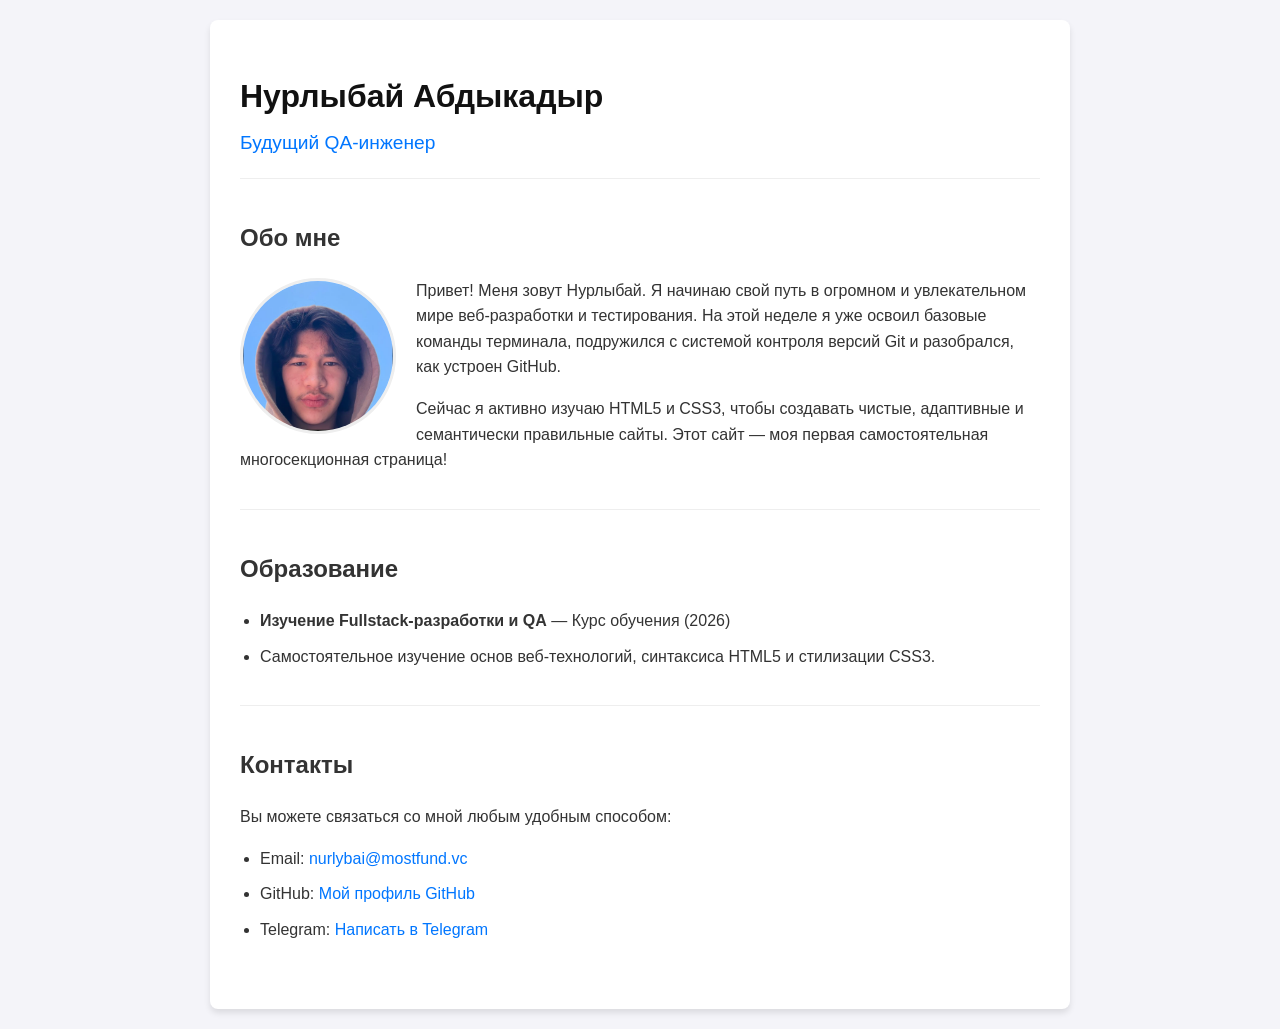
<file: week-1/fe/about.html>
<!DOCTYPE html>
<html lang="ru">
<head>
    <meta charset="UTF-8">
    <meta name="viewport" content="width=device-width, initial-scale=1.0">
    <title>Обо мне — Нурлыбай Абдыкадыр</title>
    <link rel="stylesheet" href="about.css">
</head>
<body>

    <main class="container">
        <header>
            <h1>Нурлыбай Абдыкадыр</h1>
            <p class="tagline">Будущий QA-инженер</p>
        </header>

        <section class="profile-section">
            <h2>Обо мне</h2>
            <img src="img/nurla.png" alt="Фото Нурлыбая" class="profile-img">
            <p>Привет! Меня зовут Нурлыбай. Я начинаю свой путь в огромном и увлекательном мире веб-разработки и тестирования. На этой неделе я уже освоил базовые команды терминала, подружился с системой контроля версий Git и разобрался, как устроен GitHub.</p>
            <p>Сейчас я активно изучаю HTML5 и CSS3, чтобы создавать чистые, адаптивные и семантически правильные сайты. Этот сайт — моя первая самостоятельная многосекционная страница!</p>
        </section>

        <section class="education-section">
            <h2>Образование</h2>
            <ul>
                <li><strong>Изучение Fullstack-разработки и QA</strong> — Курс обучения (2026)</li>
                <li>Самостоятельное изучение основ веб-технологий, синтаксиса HTML5 и стилизации CSS3.</li>
            </ul>
        </section>

        <section class="contacts-section">
            <h2>Контакты</h2>
            <p>Вы можете связаться со мной любым удобным способом:</p>
         <ul class="contact-links">
            <li>Email: <a href="mailto:nurlybai@mostfund.vc">nurlybai@mostfund.vc</a></li>
            <li>GitHub: <a href="https://github.com" target="_blank">Мой профиль GitHub</a></li>
            <li>Telegram: <a href="https://t.me/nurlybai21" target="_blank">Написать в Telegram</a></li>
        </ul> 
        </section>
    </main>

</body>
</html>
</file>
<file: week-1/fe/about.css>
body {
    font-family: Arial, sans-serif;
    background-color: #f4f4f9;
    color: #333;
    line-height: 1.6;
    margin: 0;
    padding: 20px;
}

.container {
    max-width: 800px;
    margin: 0 auto;
    background: #fff;
    padding: 30px;
    border-radius: 8px;
    box-shadow: 0 4px 6px rgba(0,0,0,0.1);
}

h1 {
    color: #111;
    margin-bottom: 5px;
}

.tagline {
    color: #0076ff;
    font-size: 1.2rem;
    margin-top: 0;
    margin-bottom: 20px;
}

section {
    border-top: 1px solid #eee;
    padding-top: 20px;
    padding-bottom: 20px;
}

/* Стили для круглой картинки */
.profile-img {
    float: left;
    width: 150px;
    height: 150px;
    object-fit: cover;
    border-radius: 50%;
    margin-right: 20px;
    margin-bottom: 10px;
    border: 3px solid #eee;
}

/* Сброс обтекания */
.profile-section::after {
    content: "";
    display: table;
    clear: both;
}

ul {
    padding-left: 20px;
}

li {
    margin-bottom: 10px;
}

a {
    color: #0076ff;
    text-decoration: none;
}

a:hover {
    text-decoration: underline;
}
</file>
